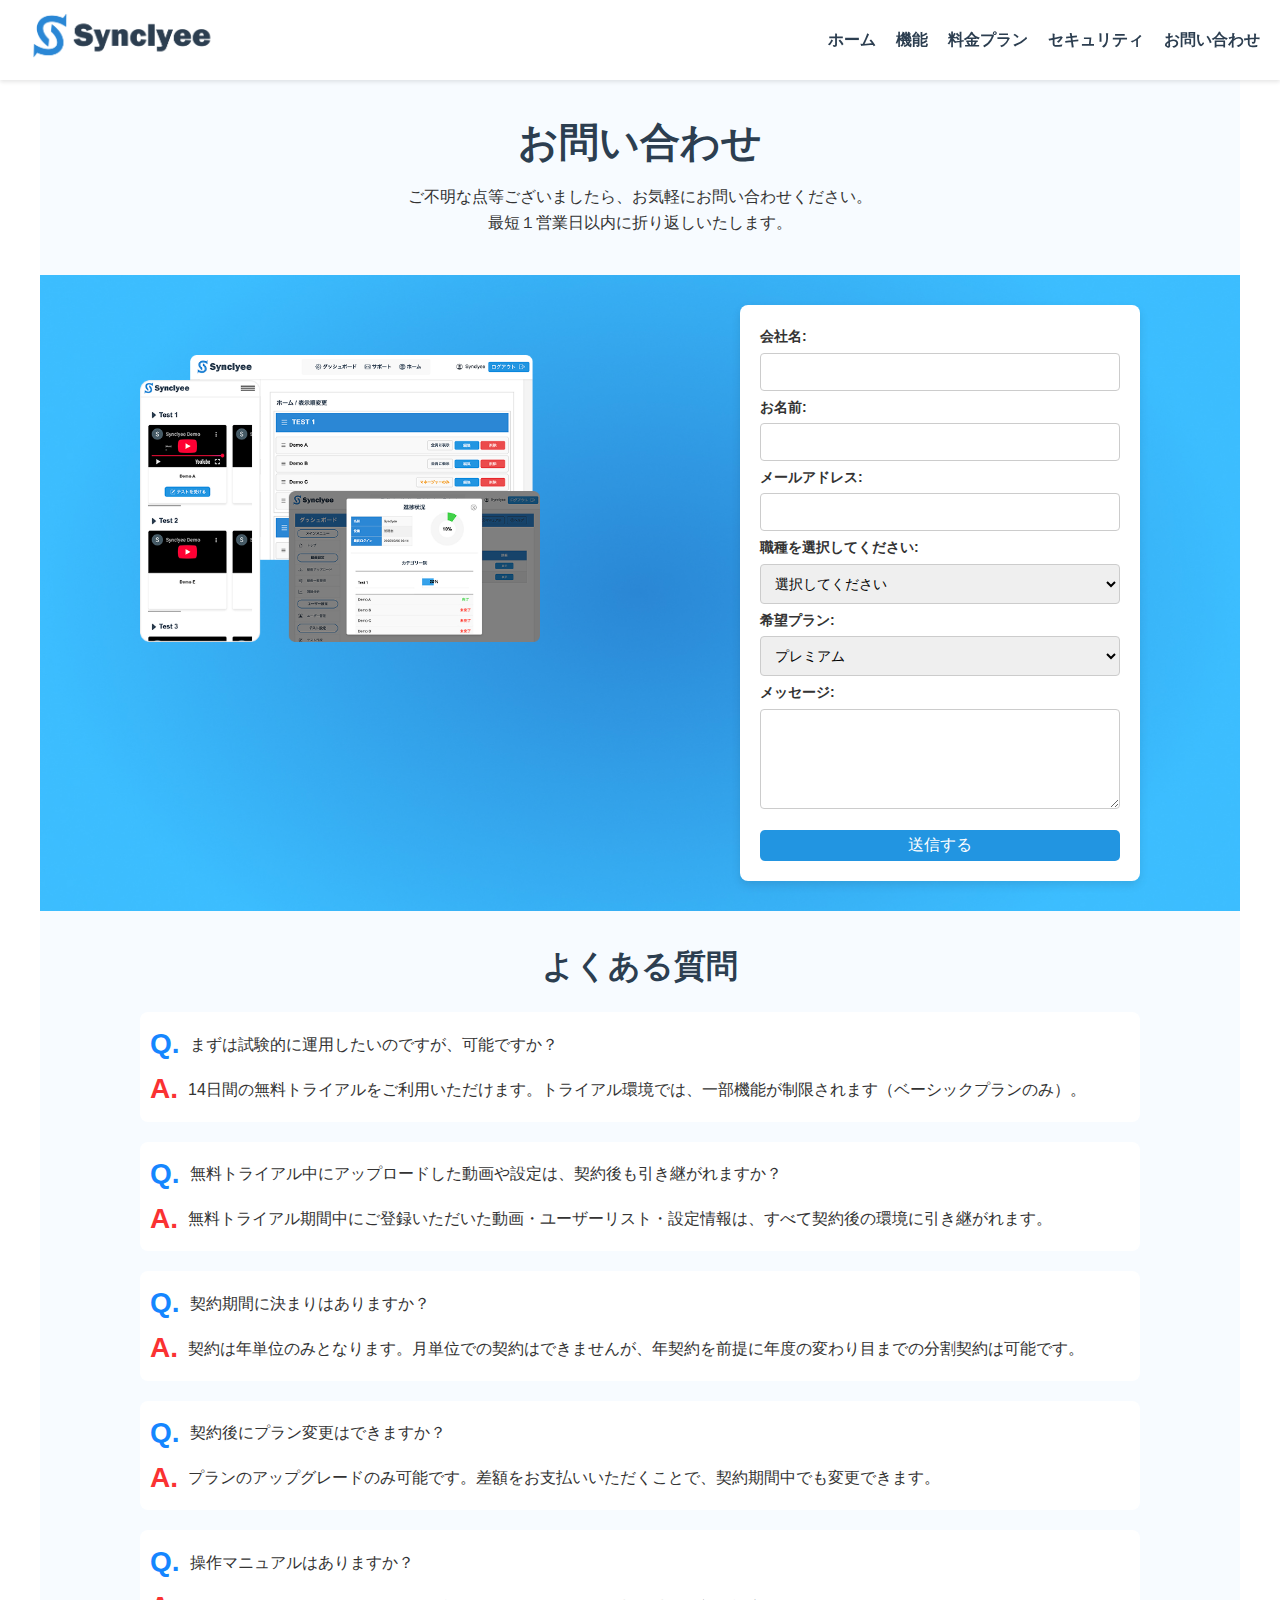
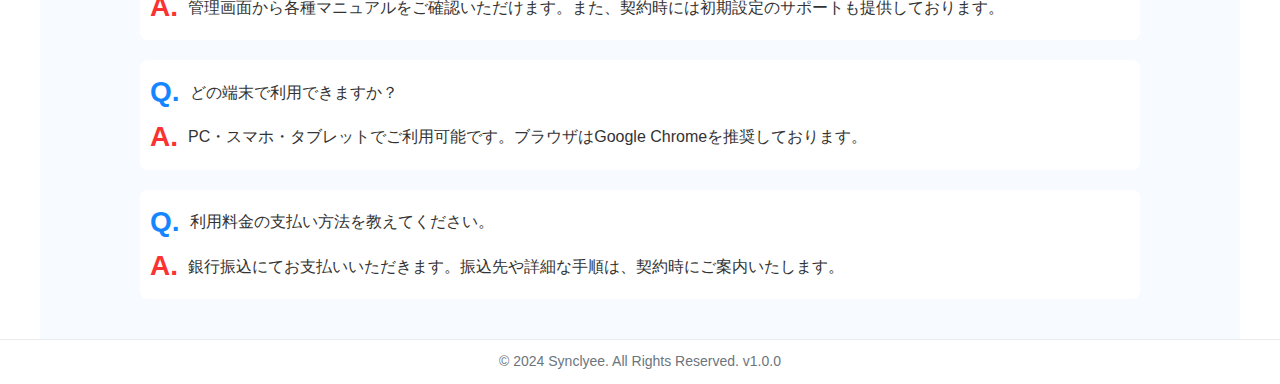
<file: contact.html>
<!DOCTYPE html>
<html lang="ja">
<head>
    <meta charset="UTF-8">
    <meta name="viewport" content="width=device-width, initial-scale=1.0">
    <meta name="description" content="Synclyeeは社員教育用のEラーニングプラットフォームです。">
    <title>Synclyee</title>
    <link rel="stylesheet" href="https://cdn.jsdelivr.net/npm/bootstrap-icons/font/bootstrap-icons.css">
    <link rel="stylesheet" href="css/style.css">
    <link rel="stylesheet" href="css/contact.css">
</head>
<body>
    <!-- ヘッダー: サイトのタイトルやナビゲーション -->
    <header>
      <div class="logo">
        <a href="index.html">
          <img src="img/logo.png" alt="Synclyee">
        </a>
      </div>

      <button class="hamburger" aria-label="メニューを開く">
        <span></span>
        <span></span>
        <span></span>
      </button>
      <nav>
        <!-- デスクトップ用ナビゲーション -->
        <ul>
          <li><a href="index.html">ホーム</a></li>
          <li><a href="function.html">機能</a></li>
          <li><a href="index.html#price">料金プラン</a></li>
          <li><a href="security.html">セキュリティ</a></li>
          <li><a href="contact.html">お問い合わせ</a></li>
        </ul>
        <!-- モバイル用ナビゲーションメニュー -->
        <ul class="nav-menu">
          <li><a href="index.html">ホーム</a></li>
          <li><a href="function.html">機能</a></li>
          <li><a href="index.html#price">料金プラン</a></li>
          <li><a href="security.html">セキュリティ</a></li>
          <li><a href="contact.html">お問い合わせ</a></li>
        </ul>
      </nav>
    </header>

    <!-- メインコンテンツ -->
    <main>
      <div class="contact-section">
        <div class="contact-title">
          <h2>お問い合わせ</h2>
          <p>
            ご不明な点等ございましたら、お気軽にお問い合わせください。<br>
            最短１営業日以内に折り返しいたします。
          </p>
        </div>
        <div class="contact-main">
          <div class="contact-sub">
            <div class="contact-image">
              <img src="img/hero-img.png" alt="モックアップのイメージ">
            </div>  
          </div>
          <div class="contact-form">
            <form action="https://formspree.io/f/manqgzan" method="POST">
              <label>
                会社名:
                <input type="text" name="company" required>
              </label>
              
              <label>
                お名前:
                <input type="text" name="name" required>
              </label>
      
              <label>
                メールアドレス:
                <input type="email" name="email" required>
              </label>
      
              <label>
                職種を選択してください:
                <select name="industry" required>
                  <option value="">選択してください</option>
                  <option value="美容・脱毛サロン">美容・脱毛サロン</option>
                  <option value="整骨院・鍼灸院">整骨院・鍼灸院</option>
                  <option value="飲食店">飲食店</option>
                  <option value="専門学校・企業研修">専門学校・企業研修</option>
                  <option value="クリニック・介護施設">クリニック・介護施設</option>
                  <option value="工場・機械メンテナンス">工場・機械メンテナンス</option>
                  <option value="その他">その他</option>
                </select>
              </label>        
            
              <label>
                希望プラン:
                <select name="plan" required>
                  <option value="basic">ベーシック</option>
                  <option value="standard">スタンダード</option>
                  <option value="premium" selected>プレミアム</option>
                </select>
              </label>
            
              <label>
                メッセージ:
                <textarea name="message" required></textarea>
              </label>
            
              <button type="submit">送信する</button>
            </form>      
          </div>
        </div>

        <div class="faq-section">
          <h3>よくある質問</h3>
          <div class="faq-detail">
            <div class="faq-item">
              <h4 class="faq-q">Q.</h4>
              <p>まずは試験的に運用したいのですが、可能ですか？</p>
            </div>
            <div class="faq-item">
              <h4 class="faq-a">A.</h4>
              <p>14日間の無料トライアルをご利用いただけます。トライアル環境では、一部機能が制限されます（ベーシックプランのみ）。</p>
            </div>
          </div>
          <div class="faq-detail">
            <div class="faq-item">
              <h4 class="faq-q">Q.</h4>
              <p>無料トライアル中にアップロードした動画や設定は、契約後も引き継がれますか？</p>
            </div>
            <div class="faq-item">
              <h4 class="faq-a">A.</h4>
              <p>無料トライアル期間中にご登録いただいた動画・ユーザーリスト・設定情報は、すべて契約後の環境に引き継がれます。</p>
            </div>
          </div>
          <div class="faq-detail">
            <div class="faq-item">
              <h4 class="faq-q">Q.</h4>
              <p>契約期間に決まりはありますか？</p>
            </div>
            <div class="faq-item">
              <h4 class="faq-a">A.</h4>
              <p>契約は年単位のみとなります。月単位での契約はできませんが、年契約を前提に年度の変わり目までの分割契約は可能です。</p>
            </div>
          </div>
          <div class="faq-detail">
            <div class="faq-item">
              <h4 class="faq-q">Q.</h4>
              <p>契約後にプラン変更はできますか？</p>
            </div>
            <div class="faq-item">
              <h4 class="faq-a">A.</h4>
              <p>プランのアップグレードのみ可能です。差額をお支払いいただくことで、契約期間中でも変更できます。</p>
            </div>
          </div>
          <div class="faq-detail">
            <div class="faq-item">
              <h4 class="faq-q">Q.</h4>
              <p>操作マニュアルはありますか？</p>
            </div>
            <div class="faq-item">
              <h4 class="faq-a">A.</h4>
              <p>管理画面から各種マニュアルをご確認いただけます。また、契約時には初期設定のサポートも提供しております。</p>
            </div>
          </div>
          <div class="faq-detail">
            <div class="faq-item">
              <h4 class="faq-q">Q.</h4>
              <p>どの端末で利用できますか？</p>
            </div>
            <div class="faq-item">
              <h4 class="faq-a">A.</h4>
              <p>PC・スマホ・タブレットでご利用可能です。ブラウザはGoogle Chromeを推奨しております。</p>
            </div>
          </div>
          <div class="faq-detail">
            <div class="faq-item">
              <h4 class="faq-q">Q.</h4>
              <p>利用料金の支払い方法を教えてください。</p>
            </div>
            <div class="faq-item">
              <h4 class="faq-a">A.</h4>
              <p>銀行振込にてお支払いいただきます。振込先や詳細な手順は、契約時にご案内いたします。</p>
            </div>
          </div>
        </div>
      </div>
    </main>

    <footer>
      <p>&copy; 2024 Synclyee. All Rights Reserved. v1.0.0</p>
    </footer>

    <script src="js/script.js"></script>

</body>
</html>
</file>
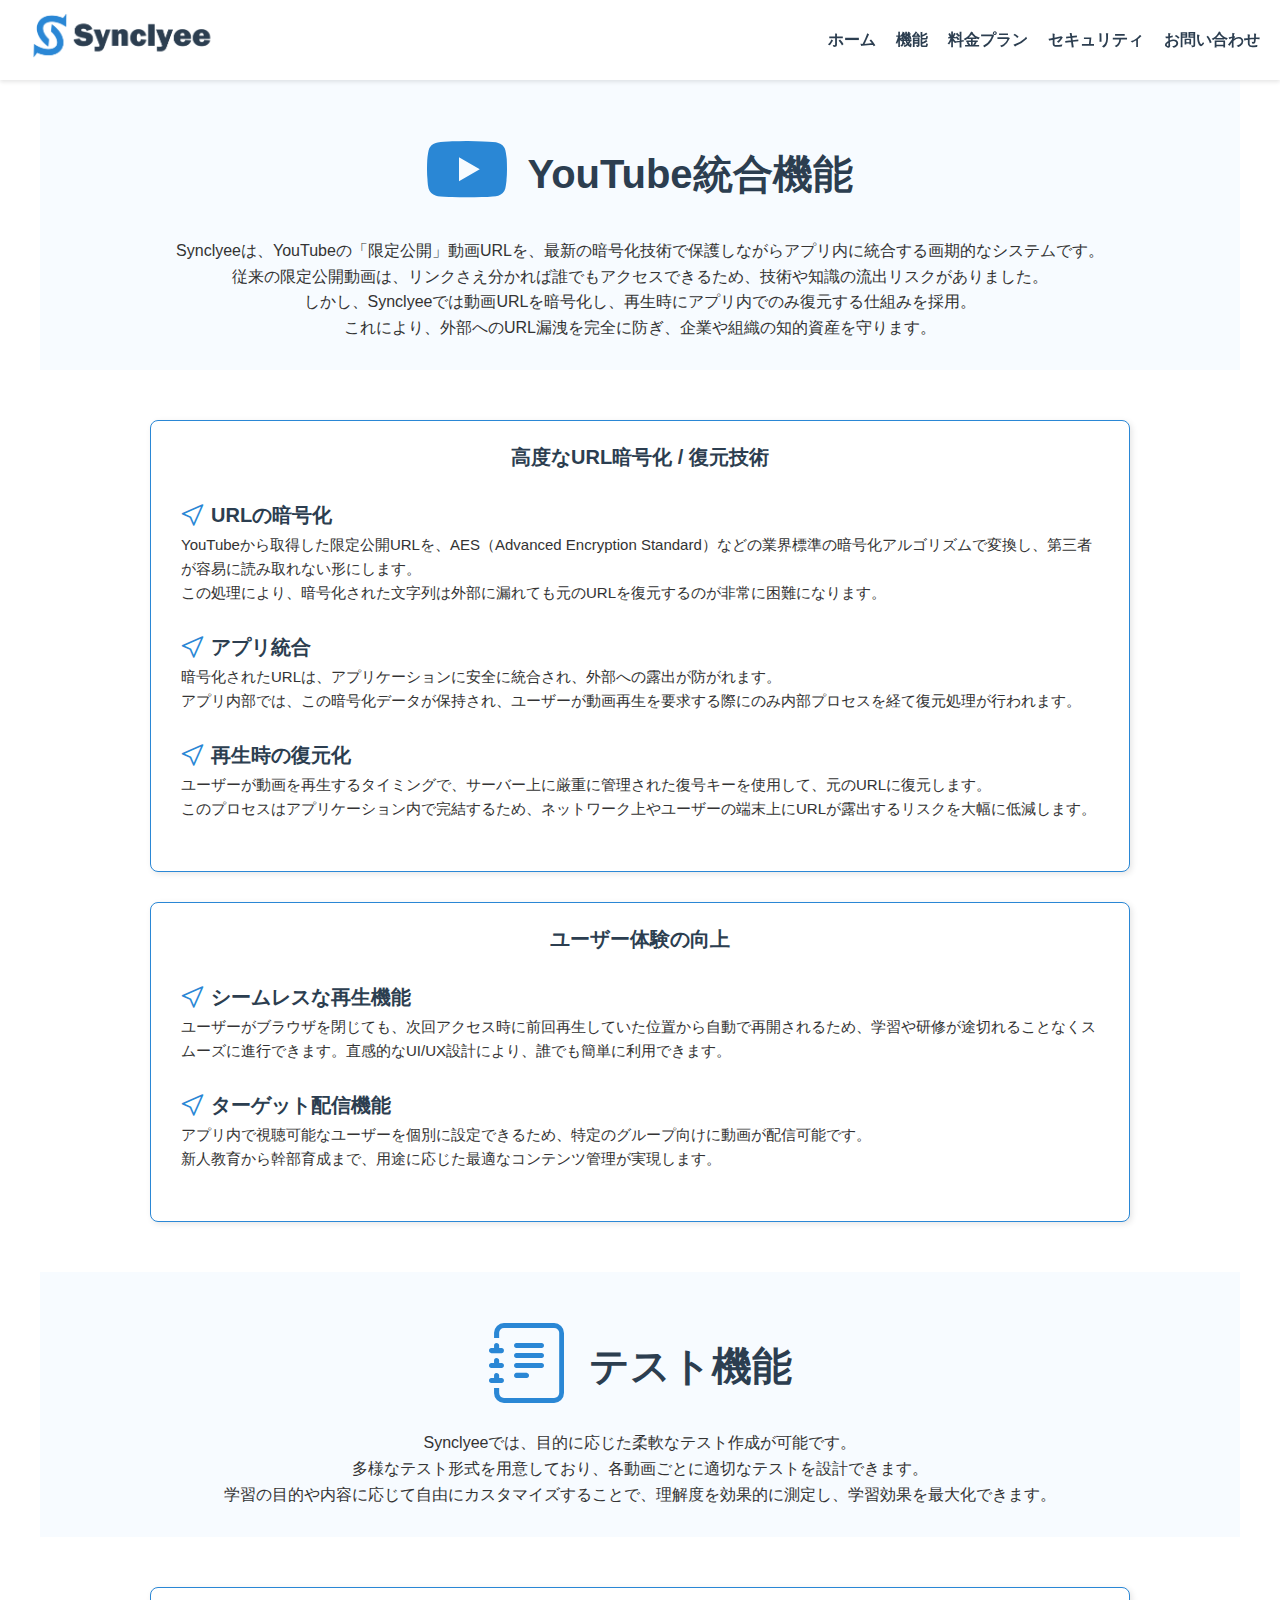
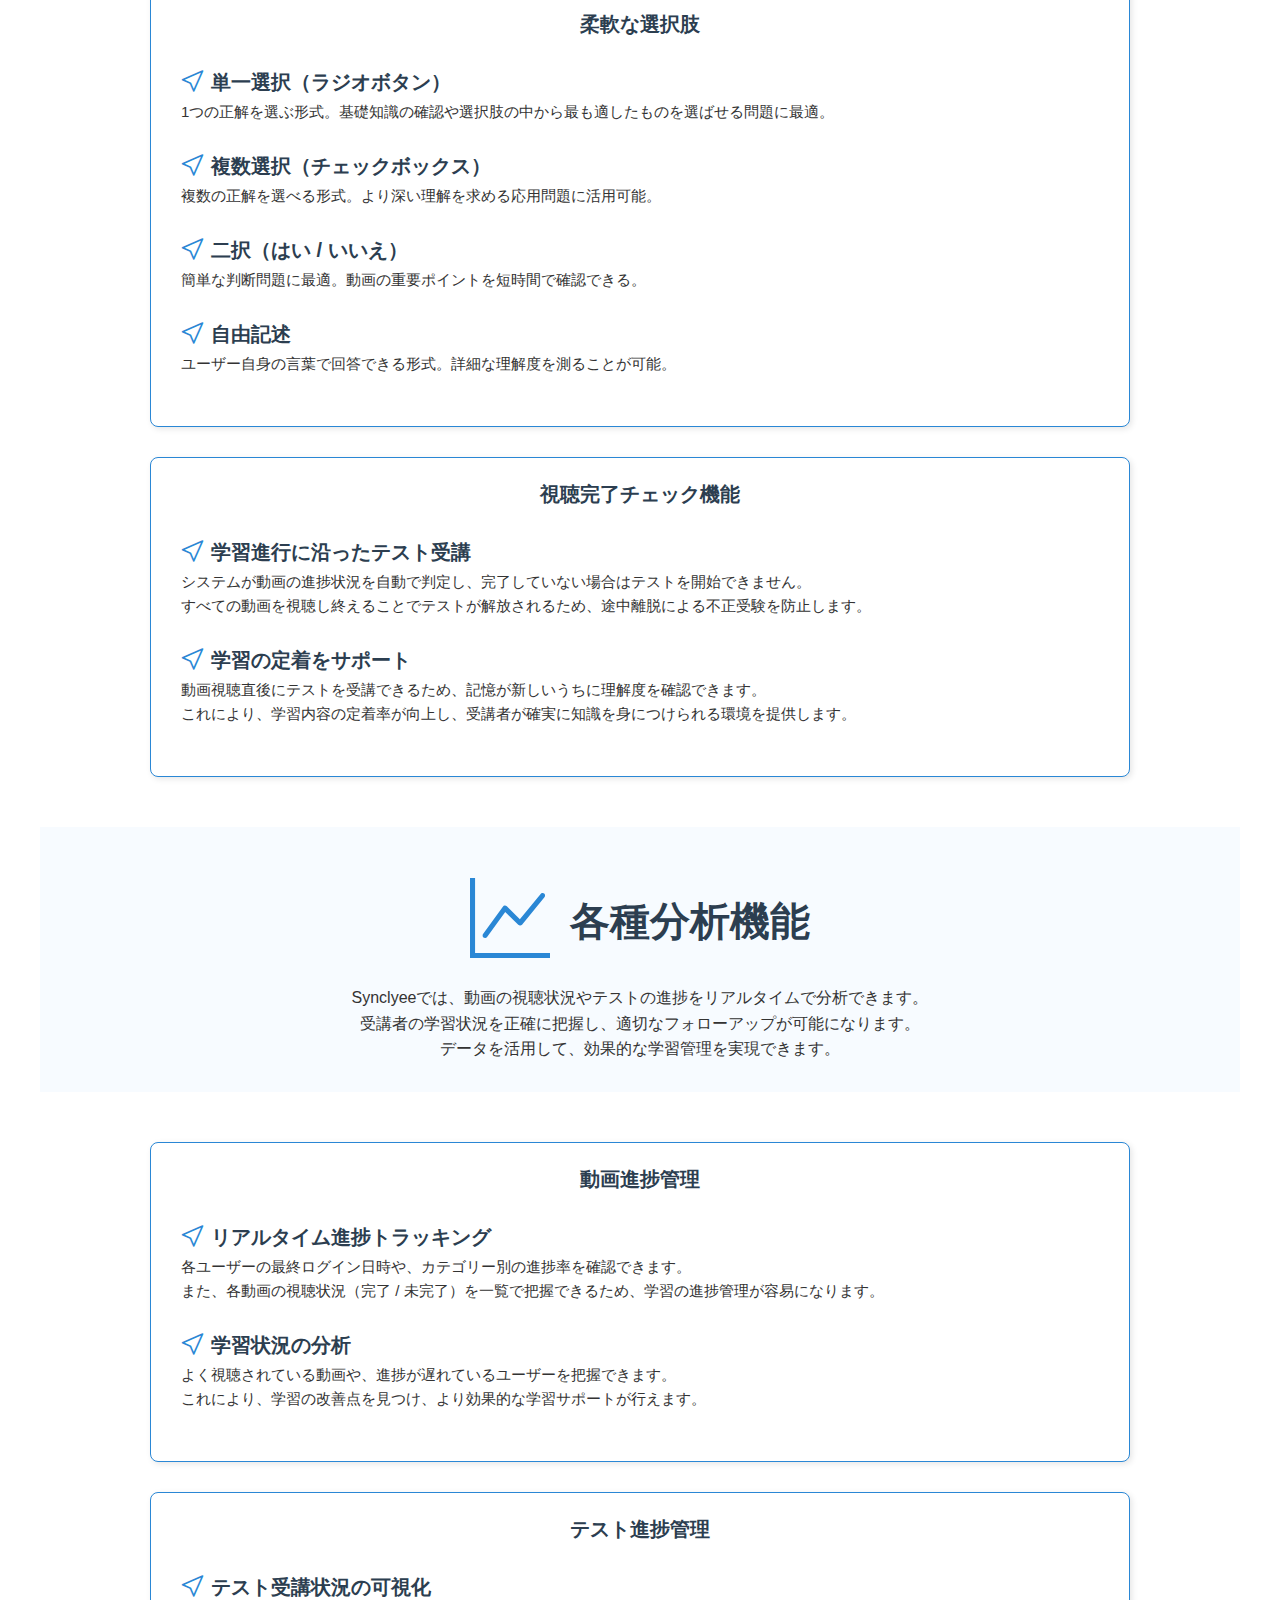
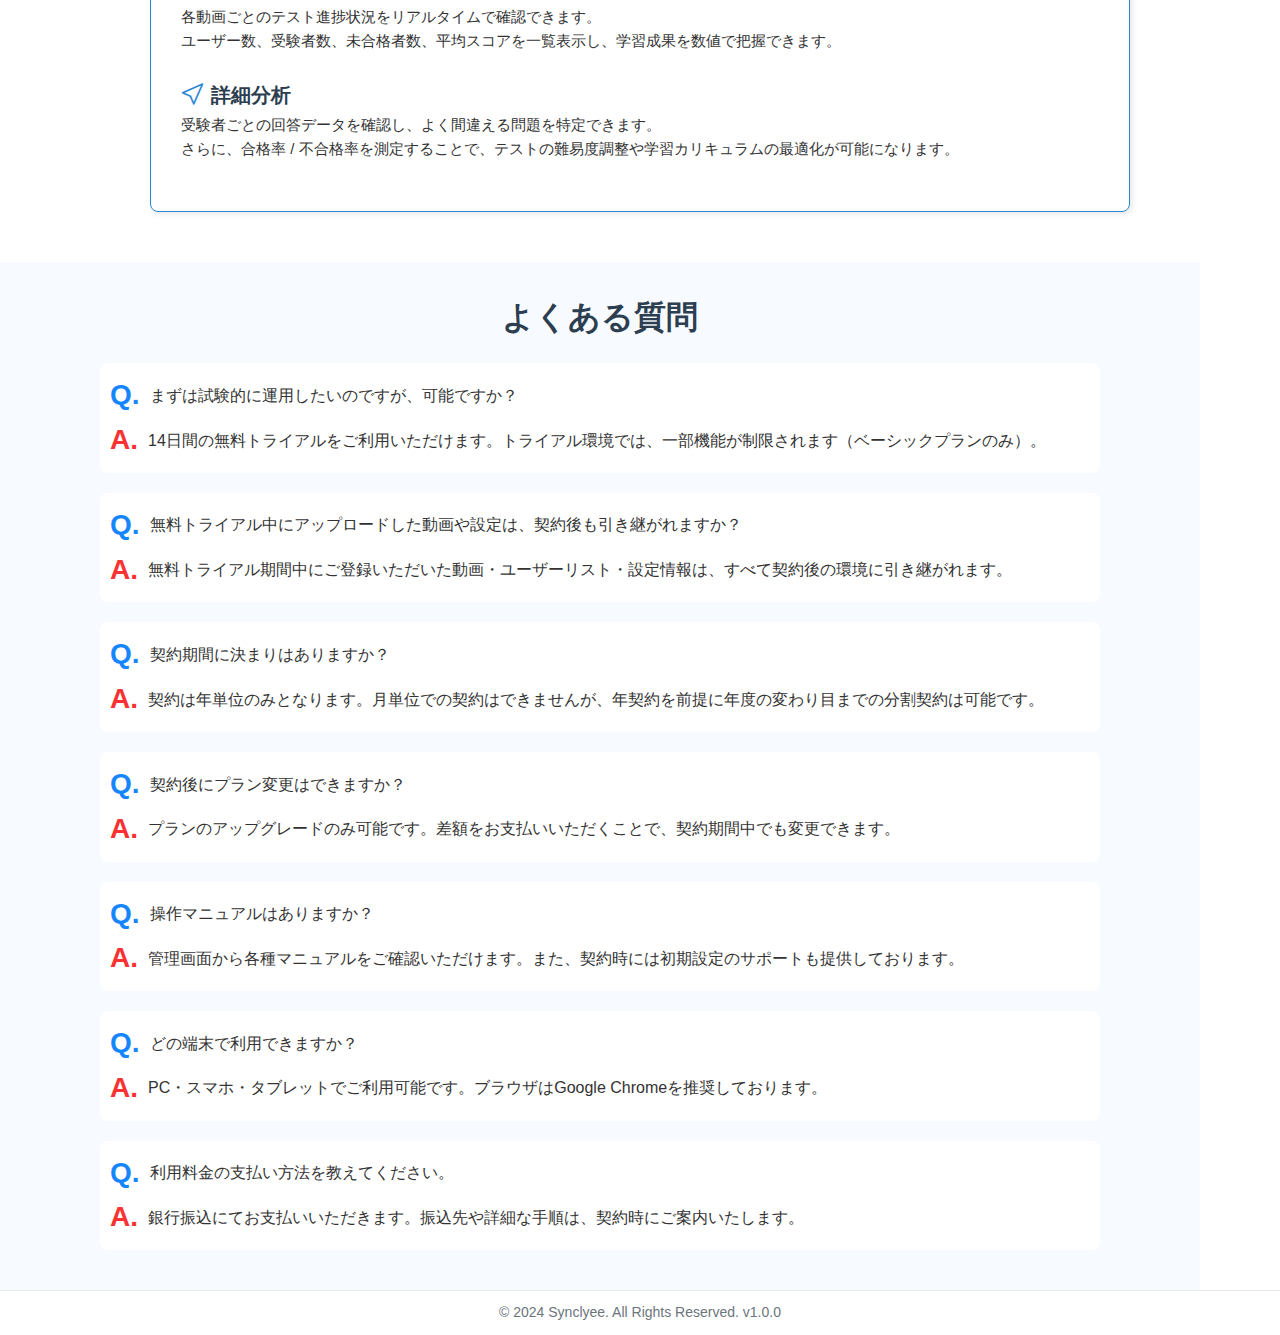
<file: function.html>
<!DOCTYPE html>
<html lang="ja">
<head>
    <meta charset="UTF-8">
    <meta name="viewport" content="width=device-width, initial-scale=1.0">
    <meta name="description" content="Synclyeeは社員教育用のEラーニングプラットフォームです。">
    <title>Synclyee</title>
    <link rel="stylesheet" href="https://cdn.jsdelivr.net/npm/bootstrap-icons/font/bootstrap-icons.css">
    <link rel="stylesheet" href="css/style.css">
    <link rel="stylesheet" href="css/function.css">
</head>
<body>
  <header>
    <div class="logo">
      <a href="index.html">
        <img src="img/logo.png" alt="Synclyee">
      </a>
    </div>

    <button class="hamburger" aria-label="メニューを開く">
      <span></span>
      <span></span>
      <span></span>
    </button>
    <nav>
      <!-- デスクトップ用ナビゲーション -->
      <ul>
        <li><a href="index.html">ホーム</a></li>
        <li><a href="function.html">機能</a></li>
        <li><a href="index.html#price">料金プラン</a></li>
        <li><a href="security.html">セキュリティ</a></li>
        <li><a href="contact.html">お問い合わせ</a></li>
      </ul>
      <!-- モバイル用ナビゲーションメニュー -->
      <ul class="nav-menu">
        <li><a href="index.html">ホーム</a></li>
        <li><a href="function.html">機能</a></li>
        <li><a href="index.html#price">料金プラン</a></li>
        <li><a href="security.html">セキュリティ</a></li>
        <li><a href="contact.html">お問い合わせ</a></li>
      </ul>
    </nav>
  </header>

    <main>
      <div class="function-section">
        <div class="function-title">
          <div class="function-main-title">
            <i class="bi bi-youtube"></i>
            <h3>YouTube統合機能</h3>
          </div>
          <p>
            Synclyeeは、YouTubeの「限定公開」動画URLを、最新の暗号化技術で保護しながらアプリ内に統合する画期的なシステムです。<br>
            従来の限定公開動画は、リンクさえ分かれば誰でもアクセスできるため、技術や知識の流出リスクがありました。<br>
            しかし、Synclyeeでは動画URLを暗号化し、再生時にアプリ内でのみ復元する仕組みを採用。<br>
            これにより、外部へのURL漏洩を完全に防ぎ、企業や組織の知的資産を守ります。
          </p>
        </div>

        <div class="function-main">
          <div class="function-container">
            <div class="function-detail">
              <h4>高度なURL暗号化 / 復元技術</h4>
              <div class="function-description">
                <h5><i class="bi bi-cursor"></i>URLの暗号化</h5>
                <p>
                  YouTubeから取得した限定公開URLを、AES（Advanced Encryption Standard）などの業界標準の暗号化アルゴリズムで変換し、第三者が容易に読み取れない形にします。<br>
                  この処理により、暗号化された文字列は外部に漏れても元のURLを復元するのが非常に困難になります。
                </p>
                <h5><i class="bi bi-cursor"></i>アプリ統合</h5>
                <p>
                  暗号化されたURLは、アプリケーションに安全に統合され、外部への露出が防がれます。<br>
                  アプリ内部では、この暗号化データが保持され、ユーザーが動画再生を要求する際にのみ内部プロセスを経て復元処理が行われます。            
                </p>
                <h5><i class="bi bi-cursor"></i>再生時の復元化</h5>
                <p>
                  ユーザーが動画を再生するタイミングで、サーバー上に厳重に管理された復号キーを使用して、元のURLに復元します。<br>
                  このプロセスはアプリケーション内で完結するため、ネットワーク上やユーザーの端末上にURLが露出するリスクを大幅に低減します。
                </p>
              </div>
            </div>
            <div class="function-detail">
              <h4>ユーザー体験の向上</h4>
              <div class="function-description">
                <h5><i class="bi bi-cursor"></i>シームレスな再生機能</h5>
                <p>
                  ユーザーがブラウザを閉じても、次回アクセス時に前回再生していた位置から自動で再開されるため、学習や研修が途切れることなくスムーズに進行できます。直感的なUI/UX設計により、誰でも簡単に利用できます。 
                </p>
                <h5><i class="bi bi-cursor"></i>ターゲット配信機能</h5>
                <p>
                  アプリ内で視聴可能なユーザーを個別に設定できるため、特定のグループ向けに動画が配信可能です。<br>
                  新人教育から幹部育成まで、用途に応じた最適なコンテンツ管理が実現します。
                </p>
              </div>
            </div>
          </div>
        </div>

        <div class="function-title">
          <div class="function-main-title">
            <i class="bi bi-journal-text"></i>
            <h3>テスト機能</h3>
          </div>
          <p>
            Synclyeeでは、目的に応じた柔軟なテスト作成が可能です。<br>
            多様なテスト形式を用意しており、各動画ごとに適切なテストを設計できます。<br>
            学習の目的や内容に応じて自由にカスタマイズすることで、理解度を効果的に測定し、学習効果を最大化できます。           
          </p>
        </div>

        <div class="function-main">
          <div class="function-container">
            <div class="function-detail">
              <h4>柔軟な選択肢</h4>
              <div class="function-description">
                <h5><i class="bi bi-cursor"></i>単一選択（ラジオボタン）</h5>
                <p>
                  1つの正解を選ぶ形式。基礎知識の確認や選択肢の中から最も適したものを選ばせる問題に最適。
                </p>
                <h5><i class="bi bi-cursor"></i>複数選択（チェックボックス）</h5>
                <p>
                  複数の正解を選べる形式。より深い理解を求める応用問題に活用可能。                  
                </p>
                <h5><i class="bi bi-cursor"></i>二択（はい / いいえ）</h5>
                <p>
                  簡単な判断問題に最適。動画の重要ポイントを短時間で確認できる。                  
                </p>
                <h5><i class="bi bi-cursor"></i>自由記述</h5>
                <p>
                  ユーザー自身の言葉で回答できる形式。詳細な理解度を測ることが可能。
                </p>
              </div>
            </div>
            <div class="function-detail">
              <h4>視聴完了チェック機能</h4>
              <div class="function-description">
                <h5><i class="bi bi-cursor"></i>学習進行に沿ったテスト受講</h5>
                <p>
                  システムが動画の進捗状況を自動で判定し、完了していない場合はテストを開始できません。<br>
                  すべての動画を視聴し終えることでテストが解放されるため、途中離脱による不正受験を防止します。
                </p>
                <h5><i class="bi bi-cursor"></i>学習の定着をサポート</h5>
                <p>
                  動画視聴直後にテストを受講できるため、記憶が新しいうちに理解度を確認できます。<br>
                  これにより、学習内容の定着率が向上し、受講者が確実に知識を身につけられる環境を提供します。
                </p>
              </div>
            </div>
          </div>
        </div>

        <div class="function-title">
          <div class="function-main-title">
            <i class="bi bi-graph-up"></i>
            <h3>各種分析機能</h3>
          </div>
          <p>
            Synclyeeでは、動画の視聴状況やテストの進捗をリアルタイムで分析できます。<br>
            受講者の学習状況を正確に把握し、適切なフォローアップが可能になります。<br>
            データを活用して、効果的な学習管理を実現できます。
          </p>
        </div>
        
        <div class="function-main">
          <div class="function-container">
            <div class="function-detail">
              <h4>動画進捗管理</h4>
              <div class="function-description">
                <h5><i class="bi bi-cursor"></i>リアルタイム進捗トラッキング</h5>
                <p>
                  各ユーザーの最終ログイン日時や、カテゴリー別の進捗率を確認できます。<br>
                  また、各動画の視聴状況（完了 / 未完了）を一覧で把握できるため、学習の進捗管理が容易になります。
                </p>
                <h5><i class="bi bi-cursor"></i>学習状況の分析</h5>
                <p>
                  よく視聴されている動画や、進捗が遅れているユーザーを把握できます。<br>
                  これにより、学習の改善点を見つけ、より効果的な学習サポートが行えます。
                </p>
              </div>
            </div>
        
            <div class="function-detail">
              <h4>テスト進捗管理</h4>
              <div class="function-description">
                <h5><i class="bi bi-cursor"></i>テスト受講状況の可視化</h5>
                <p>
                  各動画ごとのテスト進捗状況をリアルタイムで確認できます。<br>
                  ユーザー数、受験者数、未合格者数、平均スコアを一覧表示し、学習成果を数値で把握できます。
                </p>
                <h5><i class="bi bi-cursor"></i>詳細分析</h5>
                <p>
                  受験者ごとの回答データを確認し、よく間違える問題を特定できます。<br>
                  さらに、合格率 / 不合格率を測定することで、テストの難易度調整や学習カリキュラムの最適化が可能になります。
                </p>
              </div>
            </div>
          </div>
        </div>
      </div>
        
      <div class="faq-section">
        <h3>よくある質問</h3>
        <div class="faq-detail">
          <div class="faq-item">
            <h4 class="faq-q">Q.</h4>
            <p>まずは試験的に運用したいのですが、可能ですか？</p>
          </div>
          <div class="faq-item">
            <h4 class="faq-a">A.</h4>
            <p>14日間の無料トライアルをご利用いただけます。トライアル環境では、一部機能が制限されます（ベーシックプランのみ）。</p>
          </div>
        </div>
        <div class="faq-detail">
          <div class="faq-item">
            <h4 class="faq-q">Q.</h4>
            <p>無料トライアル中にアップロードした動画や設定は、契約後も引き継がれますか？</p>
          </div>
          <div class="faq-item">
            <h4 class="faq-a">A.</h4>
            <p>無料トライアル期間中にご登録いただいた動画・ユーザーリスト・設定情報は、すべて契約後の環境に引き継がれます。</p>
          </div>
        </div>
        <div class="faq-detail">
          <div class="faq-item">
            <h4 class="faq-q">Q.</h4>
            <p>契約期間に決まりはありますか？</p>
          </div>
          <div class="faq-item">
            <h4 class="faq-a">A.</h4>
            <p>契約は年単位のみとなります。月単位での契約はできませんが、年契約を前提に年度の変わり目までの分割契約は可能です。</p>
          </div>
        </div>
        <div class="faq-detail">
          <div class="faq-item">
            <h4 class="faq-q">Q.</h4>
            <p>契約後にプラン変更はできますか？</p>
          </div>
          <div class="faq-item">
            <h4 class="faq-a">A.</h4>
            <p>プランのアップグレードのみ可能です。差額をお支払いいただくことで、契約期間中でも変更できます。</p>
          </div>
        </div>
        <div class="faq-detail">
          <div class="faq-item">
            <h4 class="faq-q">Q.</h4>
            <p>操作マニュアルはありますか？</p>
          </div>
          <div class="faq-item">
            <h4 class="faq-a">A.</h4>
            <p>管理画面から各種マニュアルをご確認いただけます。また、契約時には初期設定のサポートも提供しております。</p>
          </div>
        </div>
        <div class="faq-detail">
          <div class="faq-item">
            <h4 class="faq-q">Q.</h4>
            <p>どの端末で利用できますか？</p>
          </div>
          <div class="faq-item">
            <h4 class="faq-a">A.</h4>
            <p>PC・スマホ・タブレットでご利用可能です。ブラウザはGoogle Chromeを推奨しております。</p>
          </div>
        </div>
        <div class="faq-detail">
          <div class="faq-item">
            <h4 class="faq-q">Q.</h4>
            <p>利用料金の支払い方法を教えてください。</p>
          </div>
          <div class="faq-item">
            <h4 class="faq-a">A.</h4>
            <p>銀行振込にてお支払いいただきます。振込先や詳細な手順は、契約時にご案内いたします。</p>
          </div>
        </div>
      </div>
    </main>

    <footer>
      <p>&copy; 2024 Synclyee. All Rights Reserved. v1.0.0</p>
    </footer>

    <script src="js/script.js"></script>

</body>
</html>
</file>
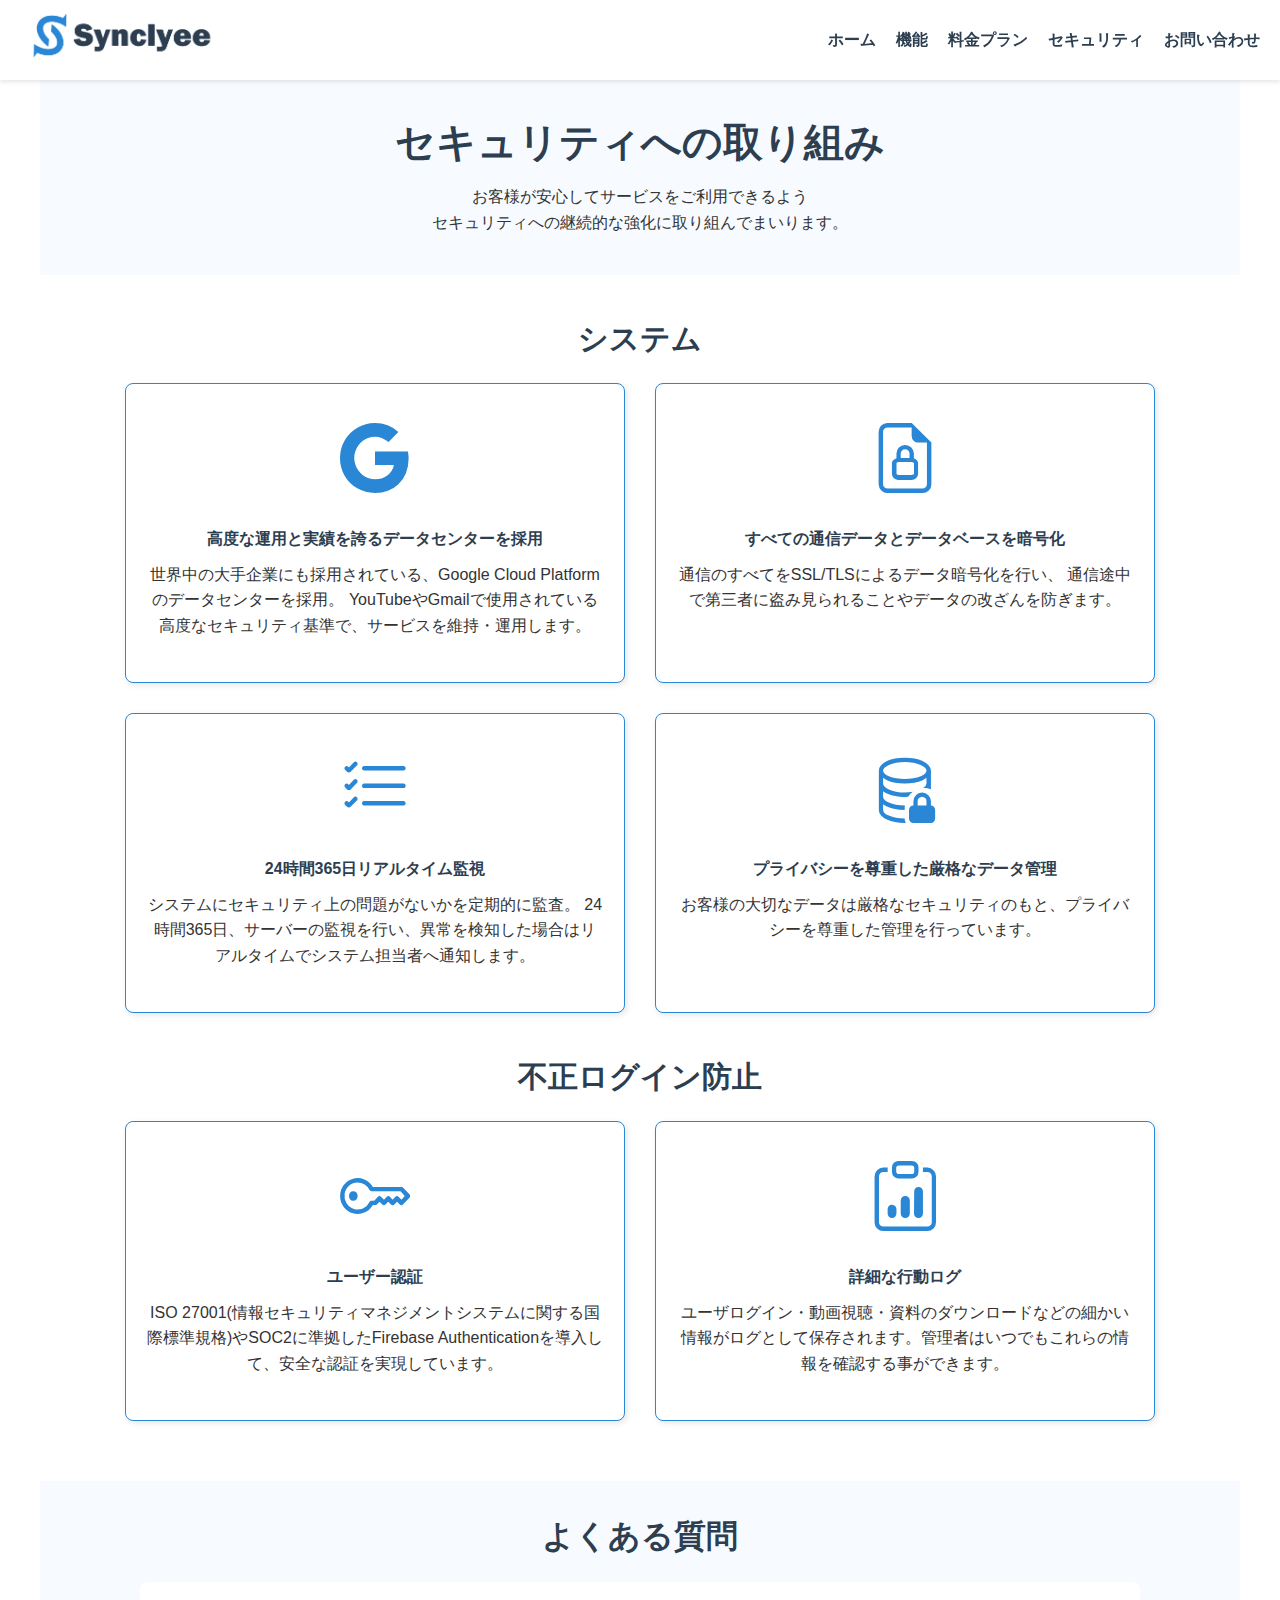
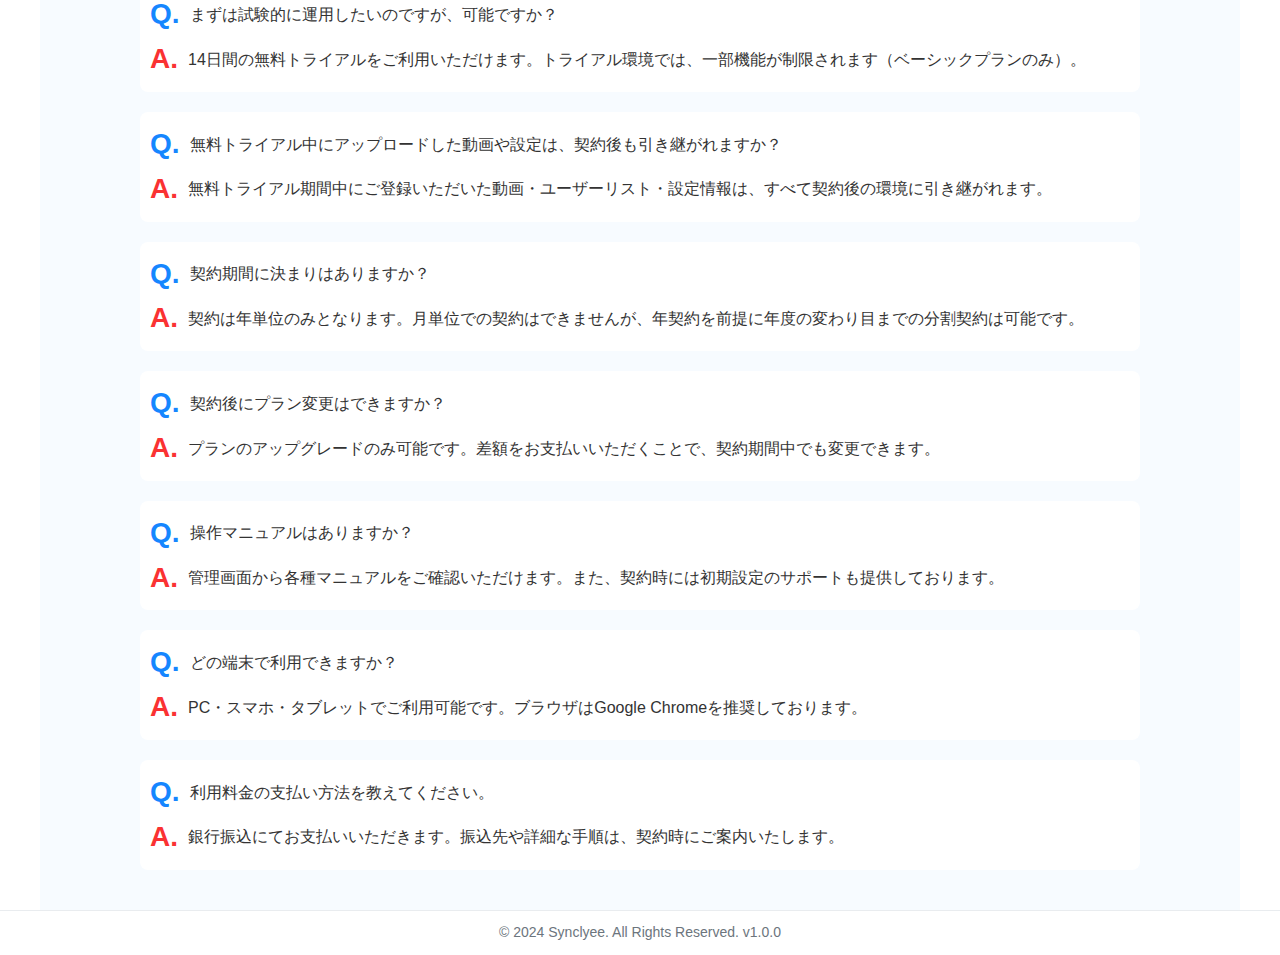
<file: security.html>
<!DOCTYPE html>
<html lang="ja">
<head>
    <meta charset="UTF-8">
    <meta name="viewport" content="width=device-width, initial-scale=1.0">
    <meta name="description" content="Synclyeeは社員教育用のEラーニングプラットフォームです。">
    <title>Synclyee</title>
    <link rel="stylesheet" href="https://cdn.jsdelivr.net/npm/bootstrap-icons/font/bootstrap-icons.css">
    <link rel="stylesheet" href="css/style.css">
    <link rel="stylesheet" href="css/security.css">
</head>
<body>
  <header>
    <div class="logo">
      <a href="index.html">
        <img src="img/logo.png" alt="Synclyee">
      </a>
    </div>

    <button class="hamburger" aria-label="メニューを開く">
      <span></span>
      <span></span>
      <span></span>
    </button>
    <nav>
      <!-- デスクトップ用ナビゲーション -->
      <ul>
        <li><a href="index.html">ホーム</a></li>
        <li><a href="function.html">機能</a></li>
        <li><a href="index.html#price">料金プラン</a></li>
        <li><a href="security.html">セキュリティ</a></li>
        <li><a href="contact.html">お問い合わせ</a></li>
      </ul>
      <!-- モバイル用ナビゲーションメニュー -->
      <ul class="nav-menu">
        <li><a href="index.html">ホーム</a></li>
        <li><a href="function.html">機能</a></li>
        <li><a href="index.html#price">料金プラン</a></li>
        <li><a href="security.html">セキュリティ</a></li>
        <li><a href="contact.html">お問い合わせ</a></li>
      </ul>
    </nav>
  </header>

    <main>
      <div class="security-section">
        <div class="security-title">
          <h2>セキュリティへの取り組み</h2>
          <p>
            お客様が安心してサービスをご利用できるよう<br>
            セキュリティへの継続的な強化に取り組んでまいります。
          </p>
        </div>
        <div class="security-main">
          <h3>システム</h3>
          <div class="security-container">
            <div class="security-detail">
              <i class="bi bi-google"></i>
              <h4>高度な運用と実績を誇るデータセンターを採用</h4>
              <p>世界中の大手企業にも採用されている、Google Cloud Platformのデータセンターを採用。 YouTubeやGmailで使用されている高度なセキュリティ基準で、サービスを維持・運用します。</p>
            </div>
            <div class="security-detail">
              <i class="bi bi-file-earmark-lock"></i>
              <h4>すべての通信データとデータベースを暗号化</h4>
              <p>通信のすべてをSSL/TLSによるデータ暗号化を行い、 通信途中で第三者に盗み見られることやデータの改ざんを防ぎます。</p>
            </div>
            <div class="security-detail">
              <i class="bi bi-list-check"></i>
              <h4>24時間365日リアルタイム監視</h4>
              <p>システムにセキュリティ上の問題がないかを定期的に監査。 24時間365日、サーバーの監視を行い、異常を検知した場合はリアルタイムでシステム担当者へ通知します。</p>
            </div>
            <div class="security-detail">
              <i class="bi bi-database-lock"></i>
              <h4>プライバシーを尊重した厳格なデータ管理</h4>
              <p>お客様の大切なデータは厳格なセキュリティのもと、プライバシーを尊重した管理を行っています。</p>
            </div>
          </div>

          <div class="security-main">
            <h3>不正ログイン防止</h3>
            <div class="security-container">
              <div class="security-detail">
                <i class="bi bi-key"></i>
                <h4>ユーザー認証</h4>
                <p>ISO 27001(情報セキュリティマネジメントシステムに関する国際標準規格)やSOC2に準拠したFirebase Authenticationを導入して、安全な認証を実現しています。</p>
              </div>
              <div class="security-detail">
                <i class="bi bi-clipboard-data"></i>
                <h4>詳細な行動ログ</h4>
                <p>ユーザログイン・動画視聴・資料のダウンロードなどの細かい情報がログとして保存されます。管理者はいつでもこれらの情報を確認する事ができます。</p>
              </div>
            </div>
          </div>
  
        </div>

        <div class="faq-section">
          <h3>よくある質問</h3>
          <div class="faq-detail">
            <div class="faq-item">
              <h4 class="faq-q">Q.</h4>
              <p>まずは試験的に運用したいのですが、可能ですか？</p>
            </div>
            <div class="faq-item">
              <h4 class="faq-a">A.</h4>
              <p>14日間の無料トライアルをご利用いただけます。トライアル環境では、一部機能が制限されます（ベーシックプランのみ）。</p>
            </div>
          </div>
          <div class="faq-detail">
            <div class="faq-item">
              <h4 class="faq-q">Q.</h4>
              <p>無料トライアル中にアップロードした動画や設定は、契約後も引き継がれますか？</p>
            </div>
            <div class="faq-item">
              <h4 class="faq-a">A.</h4>
              <p>無料トライアル期間中にご登録いただいた動画・ユーザーリスト・設定情報は、すべて契約後の環境に引き継がれます。</p>
            </div>
          </div>
          <div class="faq-detail">
            <div class="faq-item">
              <h4 class="faq-q">Q.</h4>
              <p>契約期間に決まりはありますか？</p>
            </div>
            <div class="faq-item">
              <h4 class="faq-a">A.</h4>
              <p>契約は年単位のみとなります。月単位での契約はできませんが、年契約を前提に年度の変わり目までの分割契約は可能です。</p>
            </div>
          </div>
          <div class="faq-detail">
            <div class="faq-item">
              <h4 class="faq-q">Q.</h4>
              <p>契約後にプラン変更はできますか？</p>
            </div>
            <div class="faq-item">
              <h4 class="faq-a">A.</h4>
              <p>プランのアップグレードのみ可能です。差額をお支払いいただくことで、契約期間中でも変更できます。</p>
            </div>
          </div>
          <div class="faq-detail">
            <div class="faq-item">
              <h4 class="faq-q">Q.</h4>
              <p>操作マニュアルはありますか？</p>
            </div>
            <div class="faq-item">
              <h4 class="faq-a">A.</h4>
              <p>管理画面から各種マニュアルをご確認いただけます。また、契約時には初期設定のサポートも提供しております。</p>
            </div>
          </div>
          <div class="faq-detail">
            <div class="faq-item">
              <h4 class="faq-q">Q.</h4>
              <p>どの端末で利用できますか？</p>
            </div>
            <div class="faq-item">
              <h4 class="faq-a">A.</h4>
              <p>PC・スマホ・タブレットでご利用可能です。ブラウザはGoogle Chromeを推奨しております。</p>
            </div>
          </div>
          <div class="faq-detail">
            <div class="faq-item">
              <h4 class="faq-q">Q.</h4>
              <p>利用料金の支払い方法を教えてください。</p>
            </div>
            <div class="faq-item">
              <h4 class="faq-a">A.</h4>
              <p>銀行振込にてお支払いいただきます。振込先や詳細な手順は、契約時にご案内いたします。</p>
            </div>
          </div>
        </div>
      </div>
    </main>

    <footer>
      <p>&copy; 2024 Synclyee. All Rights Reserved. v1.0.0</p>
    </footer>

    <script src="js/script.js"></script>

</body>
</html>
</file>
<file: css/style.css>
/* 全体のリセット */
* {
  margin: 0;
  padding: 0;
  box-sizing: border-box;
}

body {
  font-family: Arial, sans-serif;
  line-height: 1.6;
  background-color: #fff; 
  color: #333; 
}

/* デスクトップ用ナビゲーション */
nav ul {
  list-style: none;
  display: flex;
  gap: 20px;
}

nav ul li {
  display: inline;
}

nav ul li a {
  text-decoration: none;
  color: #2c3e50;
  font-size: 16px;
  font-weight: bold;
}

nav ul li a:hover {
  color: rgb(34, 149, 225);
}

html {
  scroll-behavior: smooth;
}

/* 見出し */
h1, h2, h3, h4, h5 {
  color: #2c3e50;
}

.logo img {
  width: 200px;
  height: auto;
}

/* 区切り線 */
hr {
  width: 90%; 
  border: none;
  border-top: 1px solid #ccc;
  margin: 10px auto;
}

/* ヘッダー（デスクトップ） */
header {
  display: flex;
  justify-content: space-between;  
  align-items: center;     
  background-color: #fff;
  padding: 20px;
  box-shadow: 0 2px 4px rgba(0, 0, 0, 0.1);
  width: 100%;
  height: 80px;
  z-index: 1000;
  position: fixed;
  top: 0;
  left: 0;
}

/* メインコンテンツ */
main { 
  margin-top: 80px;
  min-height: calc(100vh - 80px);
  overflow-y: auto;
}

/* フッター */
footer {
  background-color: #fff; 
  text-align: center;  
  height: 5vh;     
  padding: 10px 20px;       
  font-size: 14px;          
  color: #6c757d;           
  border-top: 1px solid #e9ecef;
}

/* ボタン */
button {
  padding: 5px 15px;
  font-size: 12px;
  cursor: pointer;
  background-color: rgb(34, 149, 225);
  color: #fff;
  border: none;
  border-radius: 5px;
  min-width: 80px;
}

button:hover {
  background-color: rgb(1, 101, 208);
}

/* ハンバーガーメニュー用のスタイル */
.hamburger {
  display: none; /* デスクトップでは非表示 */
  flex-direction: column;
  gap: 5px;
  width: 30px;
  height: 30px;
  padding: 0;      
  min-width: 0;
  background: none;
  border: none;
  cursor: pointer;
  z-index: 1100;
}

.hamburger span {
  display: block;
  width: 100%;
  height: 4px;
  background: #333;
  border-radius: 2px;
  transition: transform 0.3s, opacity 0.3s;
}

/* ハンバーガーメニューがアクティブな状態（✖️への変化） */
.hamburger.active span:nth-child(1) {
  transform: translateY(9px) rotate(45deg);
}
.hamburger.active span:nth-child(2) {
  opacity: 0;
}
.hamburger.active span:nth-child(3) {
  transform: translateY(-9px) rotate(-45deg);
}

/* モバイル用ナビゲーションメニュー */
.nav-menu {
  display: none;
  flex-direction: column;
  gap: 10px;
  position: absolute;
  top: 60px;  /* モバイル用ヘッダーの高さに合わせる */
  left: 0;
  width: 100%;
  background: #fff;
  box-shadow: 0 2px 5px rgba(0,0,0,0.1);
  padding: 10px 0;
}

.nav-menu li {
  text-align: center;
  padding: 10px 0;
}

.nav-menu a {
  font-size: 14px;
  text-decoration: none;
  color: #2c3e50;
  display: block;
  padding: 10px 0;
}

.nav-menu a:hover {
  background: rgb(34, 149, 225);
  color: #fff;
}

/* メニュー表示時 */
.nav-menu.active {
  display: flex;
}

/* 480px以下のモバイル用スタイル */
@media (max-width: 480px) {
  header {
    height: 60px;
    padding: 10px;
    display: flex;
    justify-content: space-between;
    align-items: center;
  }
  
  /* ヘッダー内：ロゴとハンバーガーメニューを左右に配置 */
  .logo {
    flex: 1;
  }
  
  .menu-toggle {
    flex: 1;
    text-align: right;
  }
  
  button.hamburger {
    display: flex;
    background: transparent;     
    border: none;                
    outline: none;               
    -webkit-appearance: none;    
    -webkit-tap-highlight-color: transparent; 
  }
  
  button.hamburger:active,
  button.hamburger:focus {
    outline: none;
    background: transparent;
    box-shadow: none;
  }
    
  /* デスクトップ用のナビゲーションは非表示 */
  nav ul {
    display: none;
  }
  
  /* mainのマージンを調整 */
  main {
    margin-top: 60px;
  }
  
  footer {
    font-size: 12px;
    padding: 8px 15px;
  }
  
  button {
    font-size: 14px;
    padding: 8px 12px;
    min-width: 100px;
  }
}
</file>
<file: css/contact.css>
.contact-section {
  display: flex;
  flex-direction: column; 
  justify-content: center;
  align-items: center; 
  text-align: center;   
  height: auto;
}

.contact-title {
  width: 100%;
  max-width: 1200px;  
  padding: 30px;  
  background-color:rgb(247, 251, 255);
}

.contact-title h2 {
  font-size: 40px
}

.contact-title p {
  margin: 10px 0;
}

.contact-main {
  display: flex;
  justify-content: space-between; 
  align-items: flex-start; 
  width: 100%;
  max-width: 1200px;
  height: auto;  
  padding: 30px 0;
  /* gap: 10px;  */
  background-image: url('../img/background.jpg');
  background-repeat: no-repeat;
  background-size: cover;
  background-position: center;
}

.contact-sub {
  flex: 1; 
  width: 50%;
}

.contact-image {
  display: flex;
  flex-direction: column; 
  justify-content: center;
  align-items: center; 
  text-align: center;   
  height: auto;
  width: 100%;
  padding: 50px 0;
}

.contact-image > img {
  width: 400px; 
  height: auto;
  object-fit: cover; 
}

.contact-form {
  flex: 1;
  width: 50%;
}

form {
  text-align: left;
  max-width: 400px;
  margin: 0 auto;
  padding: 20px;
  background: #fff;
  border-radius: 8px;
  box-shadow: 0 4px 10px rgba(0, 0, 0, 0.1);
}

label {
  text-align: left;
  display: block;
  margin-bottom: 5px;
  font-weight: bold;
  font-size: 14px;
}

input, select, textarea {
  text-align: left;
  width: 100%;
  padding: 10px;
  margin-top: 5px;
  border: 1px solid #ccc;
  border-radius: 4px;
  font-size: 14px;
}

textarea {
  height: 100px;
}

button {
  width: 100%;
  padding: 5px 10px;
  margin-top: 10px;
  font-size: 16px;
  cursor: pointer;
}

.faq-section {
  display: flex;
  flex-direction: column; 
  justify-content: center;
  align-items: center; 
  text-align: center;   
  height: auto;
  width: 100%;
  max-width: 1200px;  
  padding: 30px;  
  background-color:rgb(247, 251, 255);
}

.faq-section h3 {
  font-size: 32px; 
  margin-bottom: 10px;
}

.faq-detail {
  display: flex;
  flex-direction: column; 
  text-align: center;
  background-color: #fff; 
  padding: 10px;
  margin: 10px auto;
  border-radius: 8px;
  height: auto;
  width: 100%;
  max-width: 1000px;
}

.faq-item {
  display: flex;
  align-items: center;
  gap: 10px; 
}

.faq-item p {
  font-size: 16px; 
}

.faq-q {
  font-size: 28px; 
  color:rgb(21, 134, 255);
}

.faq-a {
  font-size: 28px; 
  color:rgb(250, 50, 50); 
}


@media (max-width: 480px) {
  /* ── Contact Section ── */
  .contact-section {
    padding: 0px;
  }
  .contact-title {
    padding: 15px;
    max-width: 100%;
  }
  .contact-title h2 {
    font-size: 28px;
  }
  .contact-title p {
    font-size: 12px;
    margin: 5px 0;
  }
  .contact-main {
    flex-direction: column;
    align-items: center;
    padding: 15px 0;
  }
  .contact-sub,
  .contact-form {
    width: 100%;
    margin-bottom: 15px;
  }
  .contact-image > img {
    width: 350px; 
    height: auto;
    object-fit: cover; 
  }  
  form {
    max-width: 300px;
    padding: 15px;
  }
  label {
    font-size: 14px;
  }
  input, select, textarea {
    font-size: 14px;
    padding: 8px;
  }
  textarea {
    height: 80px;
  }
  button {
    padding: 8px 10px;
    font-size: 14px;
  }

  /* ── FAQ Section ── */
  .faq-section {
    padding: 15px;
    max-width: 100%;
  }
  .faq-section h3 {
    font-size: 24px;
    margin-bottom: 5px;
  }
  .faq-detail {
    padding: 10px;
    margin: 10px auto;
    max-width: 100%;
    gap: 10px;
  }
  .faq-item {
    display: flex;
    align-items: flex-start; 
    justify-content: flex-start; 
    text-align: left;
  }
  .faq-item p {
    font-size: 14px;
  }
  .faq-q {
    font-size: 20px;
  }
  .faq-a {
    font-size: 20px;
  }
}
</file>
<file: css/function.css>
.function-section {
  display: flex;
  flex-direction: column; 
  justify-content: center;
  align-items: center; 
  text-align: center;   
  height: auto;
}

.function-title {
  width: 100%;
  max-width: 1200px;  
  padding: 30px;  
  background-color:rgb(247, 251, 255);
}

.function-main-title {
  display: flex;
  justify-content: center;
  align-items: center; 
  text-align: center;
  width: 100%;   
  height: auto;
  gap: 20px;
}

.function-main-title i {
  font-size: 80px;
  color: #2a87d5;
}

.function-main-title h3 {
  font-size: 40px;
}

.function-main {
  display: flex;
  flex-direction: column; 
  justify-content: center;
  align-items: center; 
  text-align: center;   
  height: auto;
  width: 100%;
  max-width: 1200px;  
}

.function-container {
  display: grid;
  grid-template-columns: repeat(1, 1fr); 
  align-items: center;    
  margin: 50px auto;
  width: 90%;
  height: auto;
  padding: 0 50px;
  gap: 30px;
}

.function-detail {
  display: flex;
  flex-direction: column;
  justify-content: start; 
  align-items: start;
  text-align: center;
  margin: 0 auto;
  padding: 20px;
  background-color: #fff; 
  border: 1.5px solid #2a87d5;
  border-radius: 8px;
  box-shadow: 2px 2px 6px rgba(0, 0, 0, 0.1);
  width: 100%;  
  height: 100%;
  gap: 10px;
}

.function-detail i {
  font-size: 70px;
  color: #2a87d5;
}

.function-detail h4 {
  display: block;
  margin: 0 auto;
  text-align: center;
  font-size: 20px; 
}

.function-detail p {
  font-size: 15px; 
}

.function-description {
  text-align: start;
  padding: 10px;
}

.function-description i {
  font-size: 25px;
  color: #2a87d5;
  margin-right: 5px;
}
.function-description h5 {
  font-size: 20px; 
}
.function-description p {
  font-size: 15px; 
  margin: 0 0 20px;
}

.faq-section {
  display: flex;
  flex-direction: column; 
  justify-content: center;
  align-items: center; 
  text-align: center;   
  height: auto;
  width: 100%;
  max-width: 1200px;  
  padding: 30px;  
  background-color:rgb(247, 251, 255);
}

.faq-section h3 {
  font-size: 32px; 
  margin-bottom: 10px;
}

.faq-detail {
  display: flex;
  flex-direction: column; 
  text-align: center;
  background-color: #fff; 
  padding: 10px;
  margin: 10px auto;
  border-radius: 8px;
  height: auto;
  width: 100%;
  max-width: 1000px;
}

.faq-item {
  display: flex;
  align-items: center;
  gap: 10px; 
}

.faq-item p {
  font-size: 16px; 
}

.faq-q {
  font-size: 28px; 
  color:rgb(21, 134, 255);
}

.faq-a {
  font-size: 28px; 
  color:rgb(250, 50, 50); 
}

@media (max-width: 480px) {
  /* ── function Section ── */
  .function-title {
    padding: 20px;
  }
  .function-title p {
    text-align: start;
    font-size: 13px;
    margin: 5px 0;
  }
  .function-main-title {
    padding: 10px;
    height: auto;
  }
  .function-main-title i {
    font-size: 50px;
  }
  .function-main-title h3 {
    font-size: 28px;
  }
  .function-main {
    padding: 0;
    max-width: 100%;
  }
  .function-main h3 {
    font-size: 24px;
  }
  .function-container {
    grid-template-columns: 1fr;
    margin: 20px auto;
    padding: 0;
    max-width: 100%;
  }
  .function-detail {
    justify-content: center; 
    max-width: 100%;
    padding: 15px 5px;
  }
  .function-detail i {
    font-size: 30px;
  }
  .function-detail h5 {
    font-size: 16px;
  }
  .function-detail p {
    font-size: 14px;
  }

  /* ── FAQ Section ── */
  .faq-section {
    padding: 15px;
    max-width: 100%;
  }
  .faq-section h3 {
    font-size: 24px;
    margin-bottom: 5px;
  }
  .faq-detail {
    padding: 10px;
    margin: 10px auto;
    max-width: 100%;
    gap: 10px;
  }
  .faq-item {
    display: flex;
    align-items: flex-start; 
    justify-content: flex-start; 
    text-align: left;
  }
  .faq-item p {
    font-size: 14px;
  }
  .faq-q {
    font-size: 20px;
  }
  .faq-a {
    font-size: 20px;
  }
}
</file>
<file: css/security.css>
.security-section {
  display: flex;
  flex-direction: column; 
  justify-content: center;
  align-items: center; 
  text-align: center;   
  height: auto;
}

.security-title {
  width: 100%;
  max-width: 1200px;  
  padding: 30px;  
  background-color:rgb(247, 251, 255);
}

.security-title h2 {
  font-size: 40px;
}

.security-title p {
  margin: 10px 0;
}

.security-main {
  display: flex;
  flex-direction: column; 
  justify-content: center;
  align-items: center; 
  text-align: center;   
  height: auto;
  width: 100%;
  max-width: 1200px;  
  padding: 30px; 
  margin: 10px 0 0; 
}

.security-main h3 {
  font-size: 30px; 
  margin: 0 0 20px;
}
.security-container {
  display: grid;
  grid-template-columns: repeat(2, 1fr); 
  align-items: center;    
  margin: auto;
  gap: 30px;
}

.security-detail {
  display: flex;
  flex-direction: column;
  justify-content: start; 
  align-items: center;
  text-align: center;
  margin: 0 auto;
  padding: 20px;
  background-color: #fff; 
  border: 1.5px solid #2a87d5;
  border-radius: 8px;
  box-shadow: 2px 2px 6px rgba(0, 0, 0, 0.1);
  width: 100%;  
  max-width: 500px;
  height: 300px;
  gap: 10px;
}

.security-detail i {
  font-size: 70px;
  color: #2a87d5;
}

.reason-detail h4 {
  font-size: 20px; 
}

.reason-detail p {
  font-size: 15px; 
}

.faq-section {
  display: flex;
  flex-direction: column; 
  justify-content: center;
  align-items: center; 
  text-align: center;   
  height: auto;
  width: 100%;
  max-width: 1200px;  
  padding: 30px;  
  background-color:rgb(247, 251, 255);
}

.faq-section h3 {
  font-size: 32px; 
  margin-bottom: 10px;
}

.faq-detail {
  display: flex;
  flex-direction: column; 
  text-align: center;
  background-color: #fff; 
  padding: 10px;
  margin: 10px auto;
  border-radius: 8px;
  height: auto;
  width: 100%;
  max-width: 1000px;
}

.faq-item {
  display: flex;
  align-items: center;
  gap: 10px; 
}

.faq-item p {
  font-size: 16px; 
}

.faq-q {
  font-size: 28px; 
  color:rgb(21, 134, 255);
}

.faq-a {
  font-size: 28px; 
  color:rgb(250, 50, 50); 
}

@media (max-width: 480px) {
  /* ── Contact Section ── */
  .security-title {
    padding: 20px;
    height: auto;
  }
  .security-title h2 {
    font-size: 28px;
  }
  .security-title p {
    font-size: 12px;
    margin: 5px 0;
  }
  .security-main {
    padding: 20px;
    max-width: 100%;
  }
  .security-main h3 {
    font-size: 24px;
  }
  .security-container {
    grid-template-columns: 1fr;
    gap: 20px;
    margin: 20px auto;
    max-width: 100%;
  }
  .security-detail {
    justify-content: center; 
    max-width: 100%;
    height: 250px;
    padding: 15px;
  }
  .security-detail i {
    font-size: 50px;
  }
  .security-detail h4 {
    font-size: 16px;
  }
  .security-detail p {
    font-size: 14px;
  }

  /* ── FAQ Section ── */
  .faq-section {
    padding: 15px;
    max-width: 100%;
  }
  .faq-section h3 {
    font-size: 24px;
    margin-bottom: 5px;
  }
  .faq-detail {
    padding: 10px;
    margin: 10px auto;
    max-width: 100%;
    gap: 10px;
  }
  .faq-item {
    display: flex;
    align-items: flex-start; 
    justify-content: flex-start; 
    text-align: left;
  }
  .faq-item p {
    font-size: 14px;
  }
  .faq-q {
    font-size: 20px;
  }
  .faq-a {
    font-size: 20px;
  }
}
</file>
